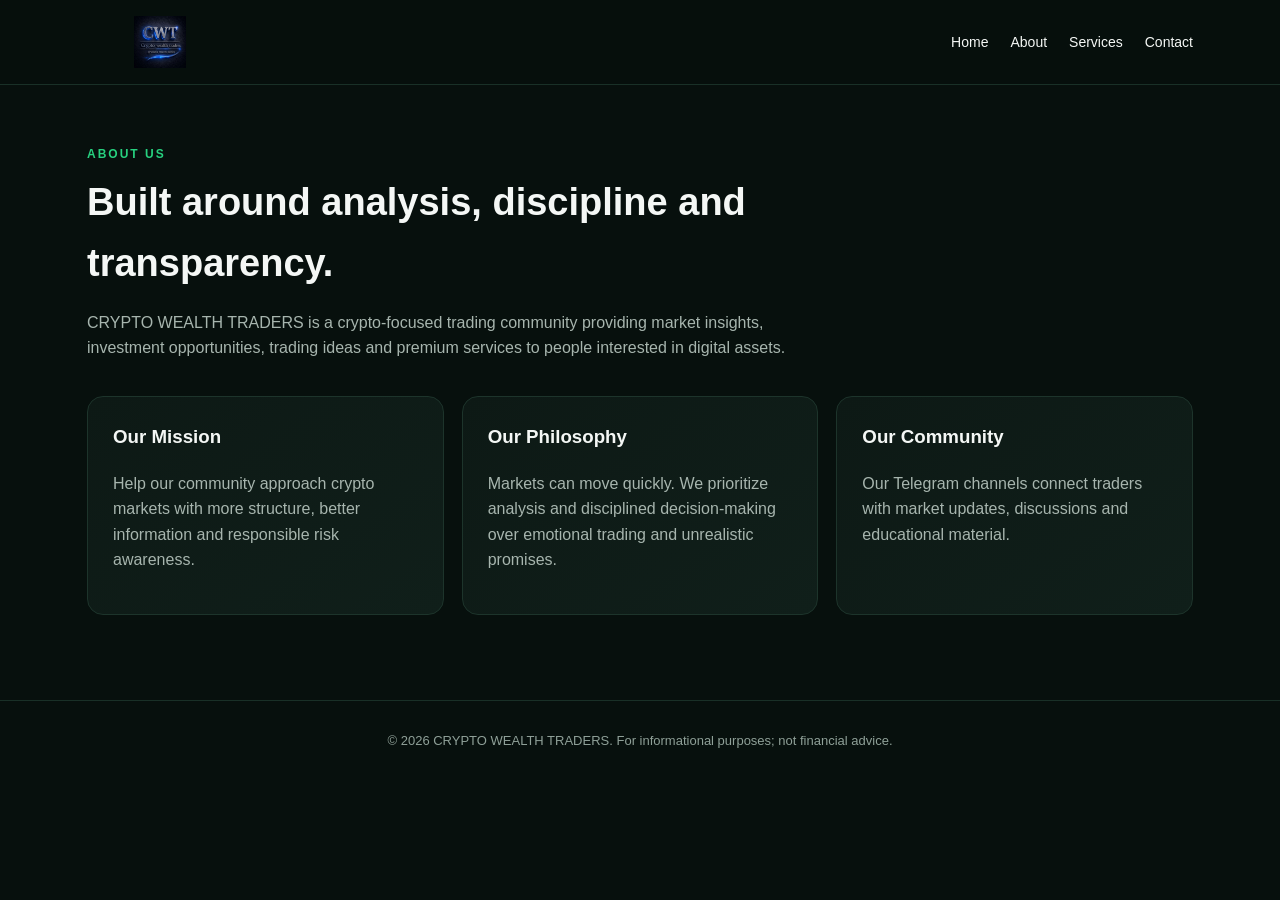
<file: about.html>
<!doctype html><html><head><meta charset="utf-8"><meta name="viewport" content="width=device-width,initial-scale=1"><title>About | CRYPTO WEALTH TRADERS</title><link rel="stylesheet" href="style.css"></head><body><nav class="nav"><div class="navin"><a class="brand" href="index.html"><img src="logo.jpg" alt="CRYPTO WEALTH TRADERS logo"></a><div class="links"><a href="index.html">Home</a><a href="about.html">About</a><a href="services.html">Services</a><a href="contact.html">Contact</a></div></div></nav><section style="padding-top:145px"><div class="sectionhead"><div class="eyebrow">About us</div><h2>Built around analysis, discipline and transparency.</h2><p class="muted">CRYPTO WEALTH TRADERS is a crypto-focused trading community providing market insights, investment opportunities, trading ideas and premium services to people interested in digital assets.</p></div><div class="grid"><div class="card"><h3>Our Mission</h3><p class="muted">Help our community approach crypto markets with more structure, better information and responsible risk awareness.</p></div><div class="card"><h3>Our Philosophy</h3><p class="muted">Markets can move quickly. We prioritize analysis and disciplined decision-making over emotional trading and unrealistic promises.</p></div><div class="card"><h3>Our Community</h3><p class="muted">Our Telegram channels connect traders with market updates, discussions and educational material.</p></div></div></section><footer>© 2026 CRYPTO WEALTH TRADERS. For informational purposes; not financial advice.</footer></body></html>
</file>
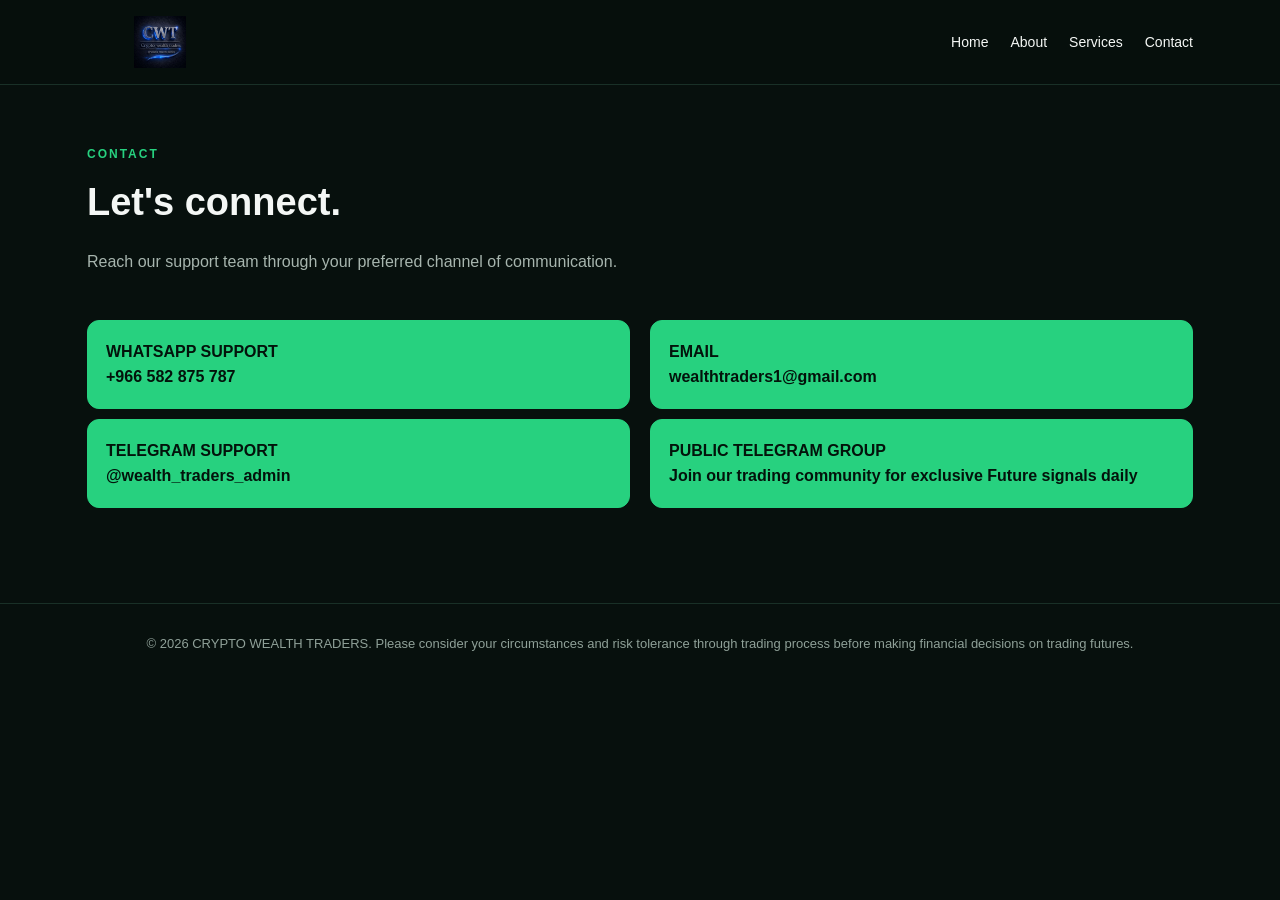
<file: contact.html>
<!doctype html><html><head><meta charset="utf-8"><meta name="viewport" content="width=device-width,initial-scale=1"><title>Contact | CRYPTO WEALTH TRADERS</title><link rel="stylesheet" href="style.css"></head><body><nav class="nav"><div class="navin"><a class="brand" href="index.html"><img src="logo.jpg" alt="CRYPTO WEALTH TRADERS logo"></a><div class="links"><a href="index.html">Home</a><a href="about.html">About</a><a href="services.html">Services</a><a href="contact.html">Contact</a></div></div></nav><section style="padding-top:145px"><div class="sectionhead"><div class="eyebrow">Contact</div><h2>Let's connect.</h2><p class="muted">Reach our support team through your preferred channel of communication.</p></div><div class="contact"><div><a class="btn primary" href="https://wa.me/966582875787" target="_blank"><strong>WHATSAPP SUPPORT</strong><br><span class="unmuted">+966 582 875 787</span></a><a class="btn primary" href="https://t.me/wealth_traders_admin" target="_blank"><strong>TELEGRAM SUPPORT</strong><br><span class="unmuted">@wealth_traders_admin</span></a></div><div><a class="btn primary" href="mailto:wealthtraders1@gmail.com"><strong>EMAIL</strong><br><span class="unmuted">wealthtraders1@gmail.com</span></a><a class="btn primary" href="https://t.me/+eo_-P7eHf6xjNGVk" target="_blank"><strong>PUBLIC TELEGRAM GROUP</strong><br><span class="unmuted">Join our trading community for exclusive Future signals daily</span></a></div></div></section><footer>© 2026 CRYPTO WEALTH TRADERS. Please consider your circumstances and risk tolerance through trading process before making financial decisions on trading futures.</footer></body></html>
</file>
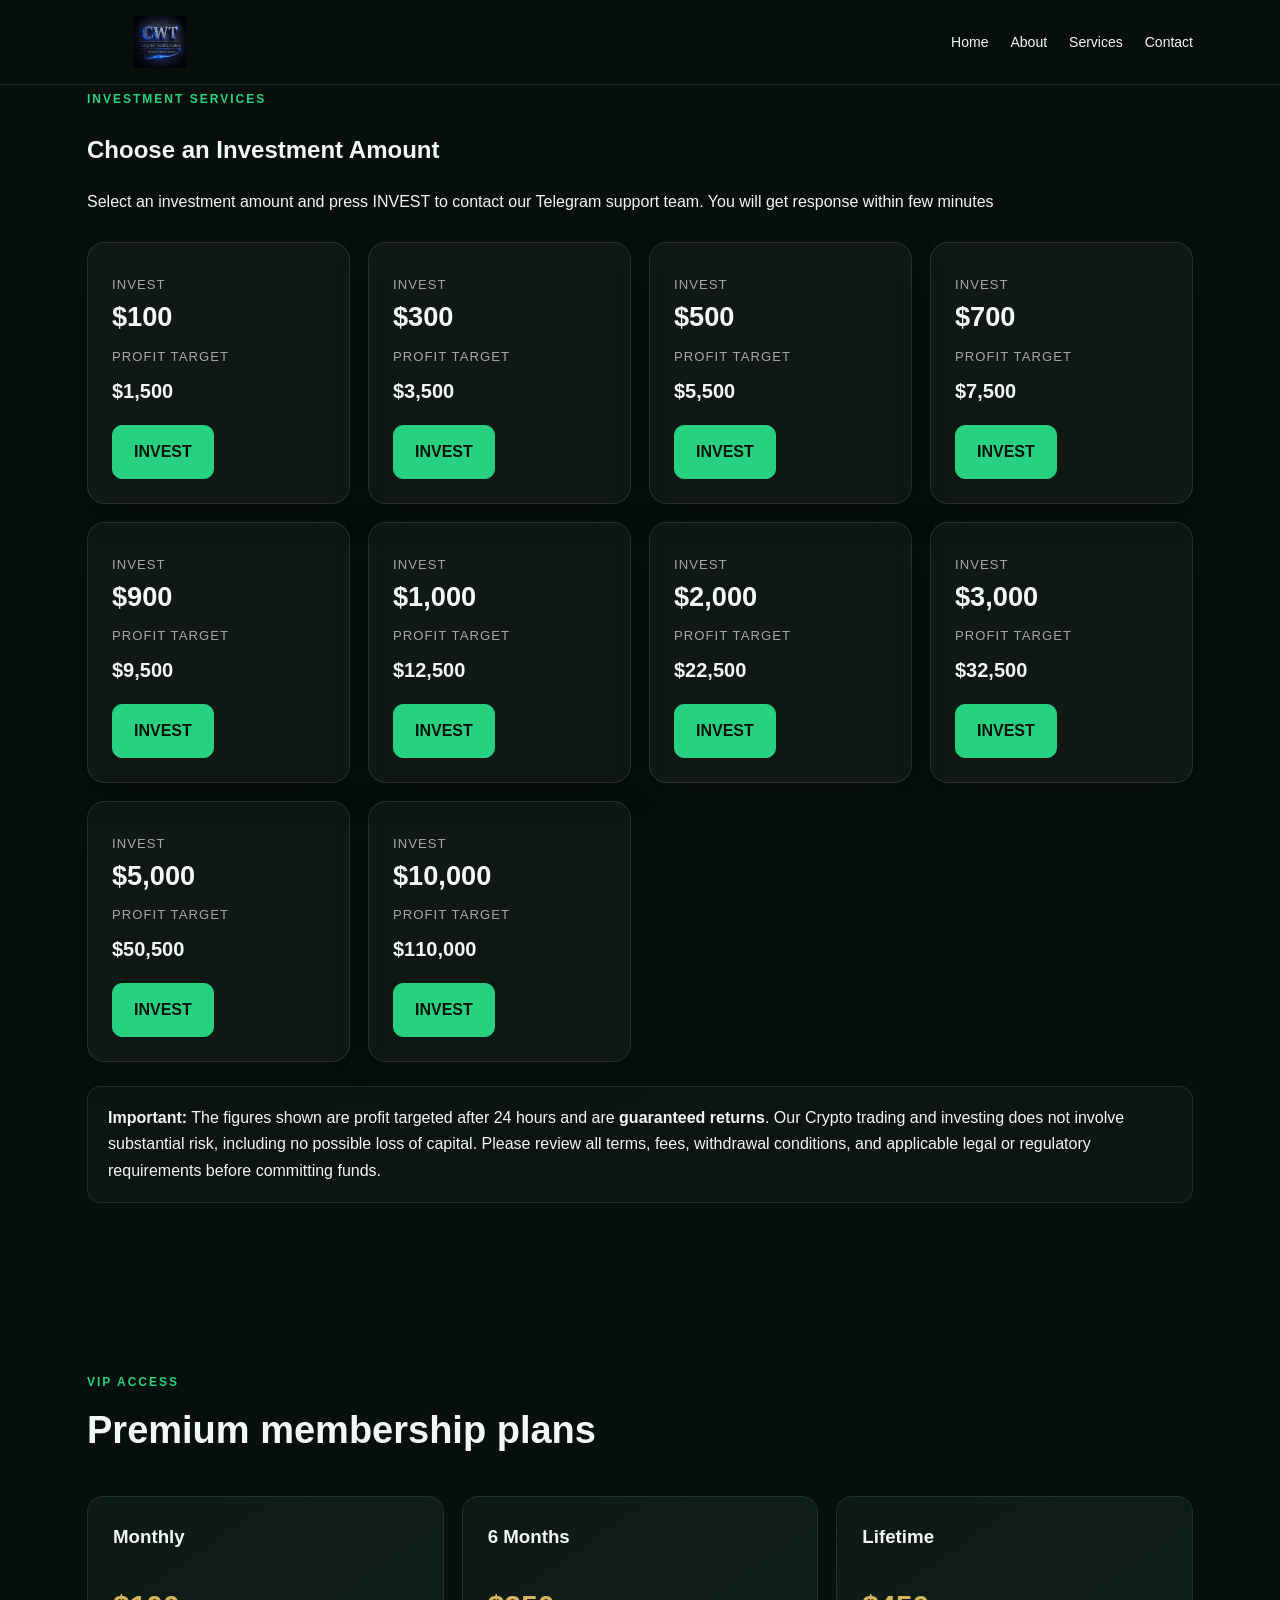
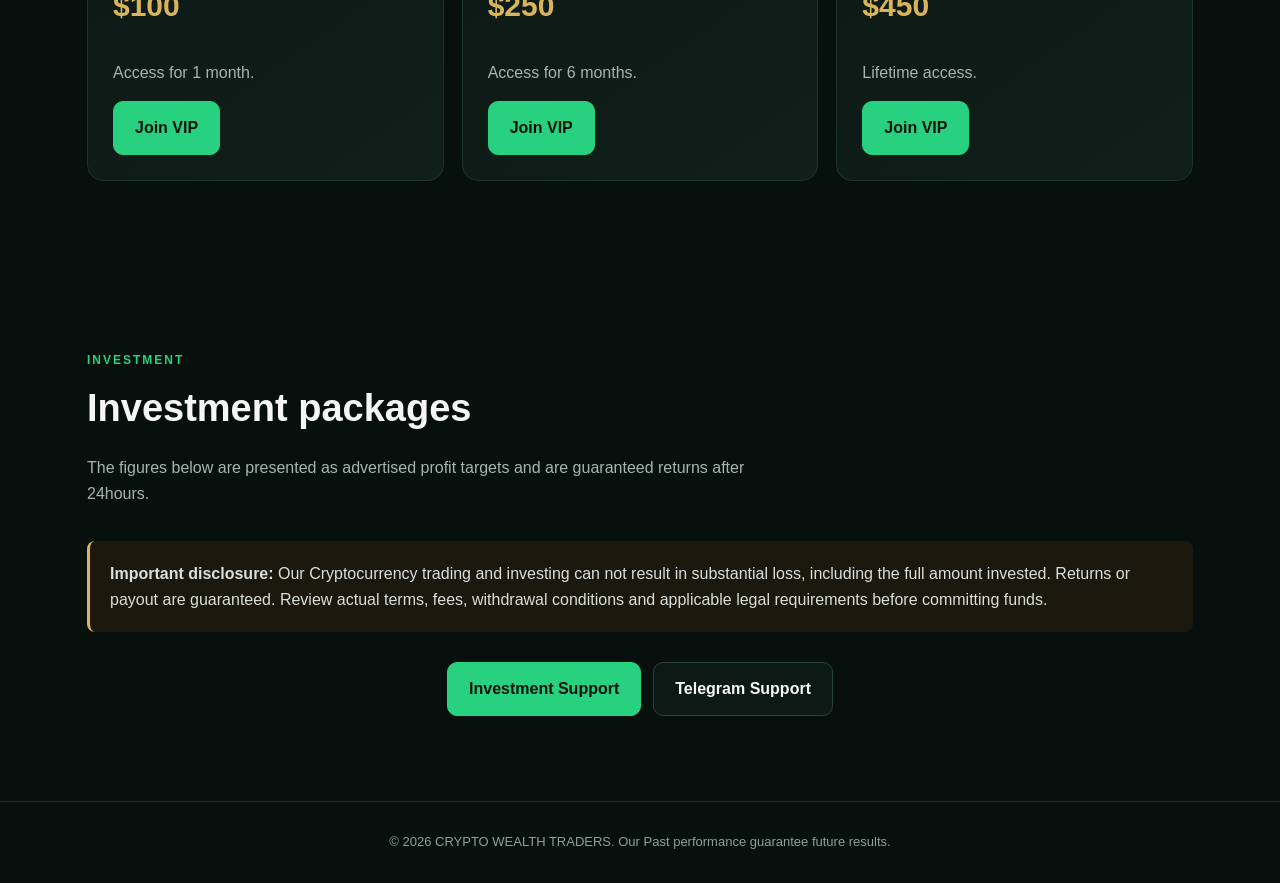
<file: services.html>
<!doctype html><html><head><meta charset="utf-8"><meta name="viewport" content="width=device-width,initial-scale=1"><title>Services | CRYPTO WEALTH TRADERS</title><link rel="stylesheet" href="style.css"></head><body><nav class="nav"><div class="navin"><a class="brand" href="index.html"><img src="logo.jpg" alt="CRYPTO WEALTH TRADERS logo"></a><div class="links"><a href="index.html">Home</a><a href="about.html">About</a><a href="services.html">Services</a><a href="contact.html">Contact</a></div></div></nav><section class="section">
  <div class="section-heading">
    <span class="eyebrow">Investment Services</span>
    <h2>Choose an Investment Amount</h2>
    <p>Select an investment amount and press INVEST to contact our Telegram support team. You will get response within few minutes</p>
  </div>
  <div class="investment-grid">

    <article class="investment-card">
      <div class="investment-label">Invest</div>
      <div class="investment-amount">$100</div>
      <div class="investment-label">Profit target</div>
      <div class="investment-target">$1,500</div>
      <a class="btn primary" href="https://t.me/wealth_traders_admin?text=Hello, I am interested in the $100 investment package."
         target="_blank" rel="noopener noreferrer">INVEST</a>
    </article>
    
    <article class="investment-card">
      <div class="investment-label">Invest</div>
      <div class="investment-amount">$300</div>
      <div class="investment-label">Profit target</div>
      <div class="investment-target">$3,500</div>
      <a class="btn primary" href="https://t.me/wealth_traders_admin?text=Hello, I am interested in the $300 investment package."
         target="_blank" rel="noopener noreferrer">INVEST</a>
    </article>
    
    <article class="investment-card">
      <div class="investment-label">Invest</div>
      <div class="investment-amount">$500</div>
      <div class="investment-label">Profit target</div>
      <div class="investment-target">$5,500</div>
      <a class="btn primary" href="https://t.me/wealth_traders_admin?text=Hello, I am interested in the $500 investment package."
         target="_blank" rel="noopener noreferrer">INVEST</a>
    </article>
    
    <article class="investment-card">
      <div class="investment-label">Invest</div>
      <div class="investment-amount">$700</div>
      <div class="investment-label">Profit target</div>
      <div class="investment-target">$7,500</div>
      <a class="btn primary" href="https://t.me/wealth_traders_admin?text=Hello, I am interested in the $700 investment package."
         target="_blank" rel="noopener noreferrer">INVEST</a>
    </article>
    
    <article class="investment-card">
      <div class="investment-label">Invest</div>
      <div class="investment-amount">$900</div>
      <div class="investment-label">Profit target</div>
      <div class="investment-target">$9,500</div>
      <a class="btn primary" href="https://t.me/wealth_traders_admin?text=Hello, I am interested in the $900 investment package."
         target="_blank" rel="noopener noreferrer">INVEST</a>
    </article>
    
    <article class="investment-card">
      <div class="investment-label">Invest</div>
      <div class="investment-amount">$1,000</div>
      <div class="investment-label">Profit target</div>
      <div class="investment-target">$12,500</div>
      <a class="btn primary" href="https://t.me/wealth_traders_admin?text=Hello, I am interested in the $1,000 investment package."
         target="_blank" rel="noopener noreferrer">INVEST</a>
    </article>
    
    <article class="investment-card">
      <div class="investment-label">Invest</div>
      <div class="investment-amount">$2,000</div>
      <div class="investment-label">Profit target</div>
      <div class="investment-target">$22,500</div>
      <a class="btn primary" href="https://t.me/wealth_traders_admin?text=Hello, I am interested in the $2,000 investment package."
         target="_blank" rel="noopener noreferrer">INVEST</a>
    </article>
    
    <article class="investment-card">
      <div class="investment-label">Invest</div>
      <div class="investment-amount">$3,000</div>
      <div class="investment-label">Profit target</div>
      <div class="investment-target">$32,500</div>
      <a class="btn primary" href="https://t.me/wealth_traders_admin?text=Hello, I am interested in the $3,000 investment package."
         target="_blank" rel="noopener noreferrer">INVEST</a>
    </article>
    
    <article class="investment-card">
      <div class="investment-label">Invest</div>
      <div class="investment-amount">$5,000</div>
      <div class="investment-label">Profit target</div>
      <div class="investment-target">$50,500</div>
      <a class="btn primary" href="https://t.me/wealth_traders_admin?text=Hello, I am interested in the $5,000 investment package."
         target="_blank" rel="noopener noreferrer">INVEST</a>
    </article>
    
    <article class="investment-card">
      <div class="investment-label">Invest</div>
      <div class="investment-amount">$10,000</div>
      <div class="investment-label">Profit target</div>
      <div class="investment-target">$110,000</div>
      <a class="btn primary" href="https://t.me/wealth_traders_admin?text=Hello, I am interested in the $10,000 investment package."
         target="_blank" rel="noopener noreferrer">INVEST</a>
    </article>
    
  </div>
  <div class="disclosure-box">
    <strong>Important:</strong> The figures shown are profit targeted after 24 hours and are
    <strong>guaranteed returns</strong>. Our Crypto trading and investing does not involve substantial risk,
    including no possible loss of capital. Please review all terms, fees, withdrawal conditions, and
    applicable legal or regulatory requirements before committing funds.
  </div>
</section><section><div class="sectionhead"><div class="eyebrow">VIP access</div><h2>Premium membership plans</h2></div><div class="grid"><div class="card"><h3>Monthly</h3><p class="price">$100</p><p class="muted">Access for 1 month.</p><a class="btn primary" href="https://t.me/wealth_traders_admin" target="_blank">Join VIP</a></div><div class="card"><h3>6 Months</h3><p class="price">$250</p><p class="muted">Access for 6 months.</p><a class="btn primary" href="https://t.me/wealth_traders_admin" target="_blank">Join VIP</a></div><div class="card"><h3>Lifetime</h3><p class="price">$450</p><p class="muted">Lifetime access.</p><a class="btn primary" href="https://t.me/wealth_traders_admin" target="_blank">Join VIP</a></div></div></section><section><div class="sectionhead"><div class="eyebrow">Investment</div><h2>Investment packages</h2><p class="muted">The figures below are presented as advertised profit targets and are guaranteed returns after 24hours.</p></div><div class="notice" style="margin-top:20px"><strong>Important disclosure:</strong> Our Cryptocurrency trading and investing can not result in substantial loss, including the full amount invested. Returns or payout are guaranteed. Review actual terms, fees, withdrawal conditions and applicable legal requirements before committing funds.</div><div class="buttons"><a class="btn primary" href="https://wa.me/966582875787" target="_blank">Investment Support</a><a class="btn" href="https://t.me/wealth_traders_admin" target="_blank">Telegram Support</a></div></section><footer>© 2026 CRYPTO WEALTH TRADERS. Our Past performance guarantee future results.</footer></body></html>
</file>
<file: style.css>
*{box-sizing:border-box}body{margin:0;font-family:Inter,Arial,sans-serif;background:#07100d;color:#f4f7f5;line-height:1.6}a{color:inherit;text-decoration:none}.nav{position:fixed;top:0;left:0;right:0;z-index:10;background:rgba(7,16,13,.9);backdrop-filter:blur(12px);border-bottom:1px solid #193027}.navin{max-width:1150px;margin:auto;padding:16px 22px;display:flex;justify-content:space-between;align-items:center}.brand{display:flex;align-items:center}.brand img{width:145px;height:52px;object-fit:contain;border-radius:6px}.brand span,.eyebrow{color:#27d17f}.links{display:flex;gap:22px;font-size:14px}.links a:hover{color:#27d17f}.hero{min-height:90vh;padding:145px 22px 90px;display:grid;place-items:center;text-align:center;background:radial-gradient(circle at 50% 25%,#164a35,transparent 35%),linear-gradient(135deg,#050b09,#0b1914);position:relative;overflow:hidden}.hero:after{content:"";position:absolute;inset:0;opacity:.18;background:repeating-linear-gradient(90deg,transparent 0 80px,#fff 81px),repeating-linear-gradient(0deg,transparent 0 65px,#fff 66px)}.hero>div{position:relative;z-index:1}.eyebrow{text-transform:uppercase;letter-spacing:2px;font-size:12px;font-weight:800}.hero h1{font-size:clamp(42px,7vw,78px);line-height:1.03;max-width:900px;margin:14px auto 20px}.hero p{max-width:700px;margin:auto;color:#a7b5ae;font-size:18px}.buttons{display:flex;justify-content:center;gap:12px;flex-wrap:wrap;margin-top:30px}.btn{display:inline-block;padding:13px 21px;border-radius:10px;font-weight:800;border:1px solid #294137;background:#0d1915}.btn.primary{background:#27d17f;color:#03130b;border-color:#27d17f}section{max-width:1150px;margin:auto;padding:85px 22px}.sectionhead{max-width:720px;margin-bottom:35px}.sectionhead h2{font-size:38px;margin:8px 0}.muted{color:#a7b5ae}.grid{display:grid;grid-template-columns:repeat(3,1fr);gap:18px}.card{background:linear-gradient(145deg,#0d1915,#101f1a);border:1px solid #1d342b;border-radius:16px;padding:25px}.card h3{margin-top:0}.icon{font-size:25px;color:#27d17f}.price{font-size:30px;font-weight:900;color:#d8b45a}.plans{width:100%;border-collapse:collapse;background:#0d1915}.plans th,.plans td{padding:15px;border-bottom:1px solid #1d342b;text-align:left}.plans th{color:#27d17f}.notice{padding:20px;border-left:3px solid #d8b45a;background:#1b180e;color:#d9e0dc;border-radius:8px}.contact{display:grid;grid-template-columns:1fr 1fr;gap:20px}.contact a{display:block;padding:18px;margin:10px 0;background:#0d1915;border:1px solid #1d342b;border-radius:12px}.contact a:hover{border-color:#27d17f}footer{border-top:1px solid #193027;padding:30px 22px;color:#8fa098;text-align:center;font-size:13px}@media(max-width:800px){.links{gap:10px;font-size:12px}.grid,.contact{grid-template-columns:1fr}.hero h1{font-size:46px}section{padding:65px 18px}}
.investment-grid{display:grid;grid-template-columns:repeat(auto-fit,minmax(220px,1fr));gap:18px;margin-top:28px}
.investment-card{padding:24px;border:1px solid rgba(255,255,255,.10);border-radius:18px;background:rgba(255,255,255,.035);box-shadow:0 12px 35px rgba(0,0,0,.18)}
.investment-amount{font-size:1.7rem;font-weight:800}
.investment-label{margin-top:7px;font-size:.82rem;opacity:.65;text-transform:uppercase;letter-spacing:.08em}
.investment-target{margin:8px 0 18px;font-size:1.25rem;font-weight:700}

.disclosure-box{margin-top:24px;padding:18px 20px;border-radius:14px;border:1px solid rgba(255,255,255,.10);background:rgba(255,255,255,.025);line-height:1.65}

.language-picker{display:flex;align-items:center;gap:8px;margin-left:12px}.language-picker label{font-size:12px;color:#aebbd1;white-space:nowrap}.language-picker select{background:#101827;color:#f5f7fb;border:1px solid #2c3b54;border-radius:10px;padding:9px 10px;max-width:190px}.google-translate-hidden{display:none}.goog-te-banner-frame.skiptranslate{display:none!important}body{top:0!important}.goog-tooltip{display:none!important}.goog-text-highlight{background:transparent!important;box-shadow:none!important}@media(max-width:800px){.language-picker{margin:10px 0 0;width:100%}.language-picker select{width:100%;max-width:none}.navin{flex-wrap:wrap}.links{flex-wrap:wrap}}

.testimony-page{padding-top:95px}
.testimony-page h1{font-size:clamp(38px,6vw,64px);margin:8px 0 12px}
.testimony-grid{display:grid;grid-template-columns:repeat(2,minmax(0,1fr));gap:22px}
.testimony-card{display:block;width:100%;padding:0;background:#0d1915;border:1px solid #1d342b;border-radius:16px;overflow:hidden;cursor:pointer;transition:transform .2s ease,border-color .2s ease}
.testimony-card:hover{transform:translateY(-3px);border-color:#27d17f}
.testimony-card img{display:block;width:100%;height:auto;max-height:720px;object-fit:contain;background:#07100d}
.testimony-note{margin-top:28px}
.lightbox{position:fixed;inset:0;z-index:100;background:rgba(0,0,0,.9);display:flex;align-items:center;justify-content:center;padding:30px}
.lightbox[hidden]{display:none}
.lightbox img{max-width:95vw;max-height:92vh;object-fit:contain;border-radius:8px}
.lightbox-close{position:absolute;top:15px;right:20px;width:46px;height:46px;border:0;border-radius:50%;background:#fff;color:#000;font-size:32px;line-height:1;cursor:pointer}
.lightbox-open{overflow:hidden}
@media(max-width:800px){.testimony-grid{grid-template-columns:1fr}.testimony-page{padding-top:80px}}
</file>
